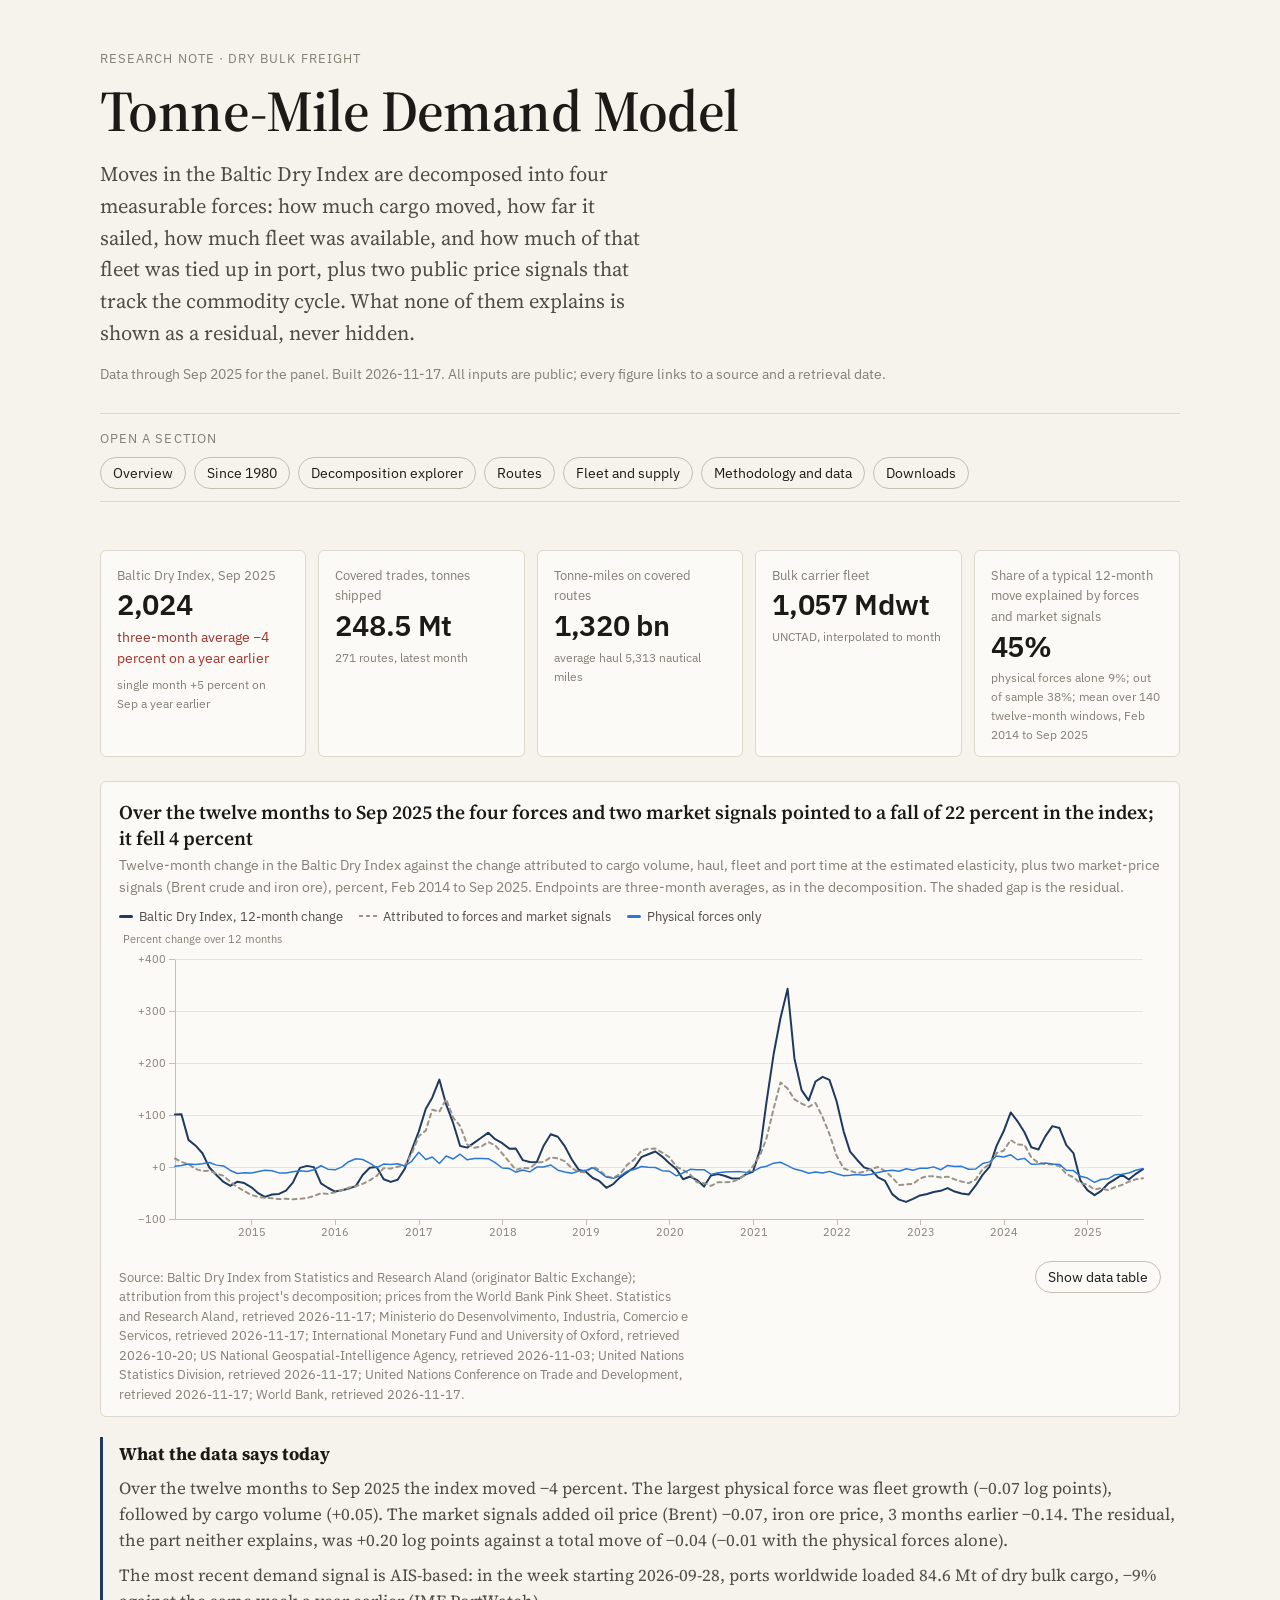
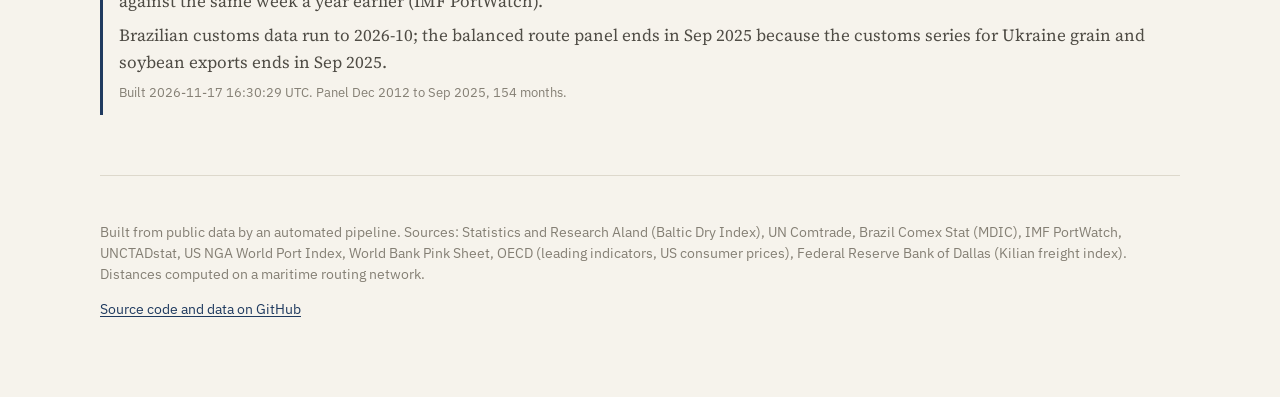
<file: index.html>
<!DOCTYPE html>
<html lang="en">
<head>
<meta charset="utf-8">
<meta name="viewport" content="width=device-width, initial-scale=1">
<title>Tonne-Mile Demand Model</title>
<meta name="description" content="A decomposition of Baltic Dry Index moves into cargo volumes, average haul distance, fleet growth and effective supply, built only from public data.">
<link rel="icon" href="data:image/svg+xml,%3Csvg xmlns='http://www.w3.org/2000/svg' viewBox='0 0 32 32'%3E%3Crect width='32' height='32' rx='4' fill='%231f3a5f'/%3E%3Cpath d='M6 22h20l-3 4H9z' fill='%23f6f1e7'/%3E%3Cpath d='M9 20V11h5v9M16 20V7h4v13' fill='%23f6f1e7'/%3E%3C/svg%3E">
<link rel="preconnect" href="https://fonts.googleapis.com">
<link rel="preconnect" href="https://fonts.gstatic.com" crossorigin>
<link href="https://fonts.googleapis.com/css2?family=Source+Serif+4:ital,opsz,wght@0,8..60,400;0,8..60,600;1,8..60,400&family=IBM+Plex+Sans:wght@400;500;600&display=swap" rel="stylesheet">
<link rel="stylesheet" href="assets/css/styles.css">
</head>
<body>
<a class="skip" href="#views">Skip to the views</a>
<header class="masthead">
  <p class="eyebrow">Research note <span aria-hidden="true">&middot;</span> Dry bulk freight</p>
  <h1>Tonne-Mile Demand Model</h1>
  <p class="thesis">Moves in the Baltic Dry Index are decomposed into four measurable forces: how much cargo moved, how far it sailed, how much fleet was available, and how much of that fleet was tied up in port, plus two public price signals that track the commodity cycle. What none of them explains is shown as a residual, never hidden.</p>
  <p class="meta" id="meta-line">Loading the latest build&hellip;</p>
</header>

<nav class="views" id="views" aria-label="Sections of the note">
  <p class="views-label">Open a section</p>
  <div class="view-buttons" role="tablist">
    <button type="button" role="tab" data-view="overview" aria-selected="false" aria-controls="panel-overview">Overview</button>
    <button type="button" role="tab" data-view="history" aria-selected="false" aria-controls="panel-history" hidden>Since 1980</button>
    <button type="button" role="tab" data-view="decomposition" aria-selected="false" aria-controls="panel-decomposition">Decomposition explorer</button>
    <button type="button" role="tab" data-view="routes" aria-selected="false" aria-controls="panel-routes">Routes</button>
    <button type="button" role="tab" data-view="fleet" aria-selected="false" aria-controls="panel-fleet">Fleet and supply</button>
    <button type="button" role="tab" data-view="methodology" aria-selected="false" aria-controls="panel-methodology">Methodology and data</button>
    <button type="button" role="tab" data-view="downloads" aria-selected="false" aria-controls="panel-downloads">Downloads</button>
  </div>
</nav>

<section class="headline" aria-labelledby="headline-title">
  <h2 id="headline-title" class="visually-hidden">Latest reading</h2>
  <div class="tiles" id="tiles" aria-live="polite"></div>
  <figure class="chart-card" id="chart-headline">
    <figcaption class="chart-head">
      <h3 class="chart-title" data-role="title"></h3>
      <p class="chart-sub" data-role="subtitle"></p>
    </figcaption>
    <div class="chart-body" data-role="plot"></div>
    <div class="chart-foot">
      <p class="source" data-role="source"></p>
      <button type="button" class="table-toggle" data-role="table-toggle" aria-expanded="false">Show data table</button>
    </div>
    <div class="chart-table" data-role="table" hidden></div>
  </figure>
  <div class="today" id="today"></div>
</section>

<main id="panels">
  <section class="panel" id="panel-overview" role="tabpanel" hidden>
    <header class="panel-head"><h2>Overview</h2><p class="lede" id="overview-lede"></p></header>
    <figure class="chart-card" id="chart-levels"></figure>
    <figure class="chart-card" id="chart-rolling"></figure>
    <div class="prose" id="overview-notes"></div>
  </section>

  <section class="panel" id="panel-history" role="tabpanel" hidden>
    <header class="panel-head"><h2>Since 1980</h2><p class="lede" id="history-lede"></p></header>
    <figure class="chart-card" id="chart-long-levels"></figure>
    <figure class="chart-card" id="chart-long-attribution"></figure>
    <div id="history-episodes"></div>
    <figure class="chart-card" id="chart-long-proxy"></figure>
    <figure class="chart-card" id="chart-long-coverage"></figure>
    <div class="prose" id="history-notes"></div>
  </section>

  <section class="panel" id="panel-decomposition" role="tabpanel" hidden>
    <header class="panel-head"><h2>Decomposition explorer</h2><p class="lede">Pick a named episode or any two months. The waterfall shows how much of the change in the index each force accounts for, in log points and as a share of the move.</p></header>
    <div class="controls" id="decomp-controls">
      <label>Episode <select id="episode-select"></select></label>
      <label>From <select id="start-select"></select></label>
      <label>To <select id="end-select"></select></label>
    </div>
    <p class="episode-text" id="episode-text"></p>
    <figure class="chart-card" id="chart-waterfall"></figure>
    <div class="prose" id="decomp-notes"></div>
  </section>

  <section class="panel" id="panel-routes" role="tabpanel" hidden>
    <header class="panel-head"><h2>Routes</h2><p class="lede" id="routes-lede"></p></header>
    <figure class="chart-card map-card" id="chart-map"></figure>
    <figure class="chart-card" id="chart-route-shares"></figure>
    <figure class="chart-card" id="chart-commodity"></figure>
    <figure class="chart-card" id="chart-haul-split"></figure>
    <div class="prose" id="routes-notes"></div>
  </section>

  <section class="panel" id="panel-fleet" role="tabpanel" hidden>
    <header class="panel-head"><h2>Fleet and supply</h2><p class="lede" id="fleet-lede"></p></header>
    <figure class="chart-card" id="chart-fleet"></figure>
    <figure class="chart-card" id="chart-supply"></figure>
    <figure class="chart-card" id="chart-chokepoints"></figure>
    <figure class="chart-card" id="chart-portwatch"></figure>
    <div class="prose" id="fleet-notes"></div>
  </section>

  <section class="panel" id="panel-methodology" role="tabpanel" hidden>
    <header class="panel-head"><h2>Methodology and data</h2><p class="lede">Definitions, the attribution identity, how the elasticity is estimated, what every series is made of, what the checks found, and what the model cannot explain.</p></header>
    <div class="prose" id="method-prose"></div>
    <h3>Data sources</h3>
    <div class="table-wrap" id="sources-table"></div>
    <h3>Validation and reconciliation</h3>
    <div class="table-wrap" id="validation-table"></div>
    <h3>Regression results</h3>
    <div class="table-wrap" id="regression-table"></div>
    <div class="prose" id="limitations-prose"></div>
  </section>

  <section class="panel" id="panel-downloads" role="tabpanel" hidden>
    <header class="panel-head"><h2>Downloads</h2><p class="lede">Every number on this page comes from one of these files. The research note is generated from the same pipeline.</p></header>
    <div class="downloads" id="downloads-list"></div>
  </section>
</main>

<footer class="colophon">
  <p id="colophon-text">Built from public data by an automated pipeline. Sources: Statistics and Research Aland (Baltic Dry Index), UN Comtrade, Brazil Comex Stat (MDIC), IMF PortWatch, UNCTADstat, US NGA World Port Index, World Bank Pink Sheet, OECD (leading indicators, US consumer prices), Federal Reserve Bank of Dallas (Kilian freight index). Distances computed on a maritime routing network.</p>
  <p><a href="https://github.com/nathancouturier/Tonne-Mile-Demand-Model">Source code and data on GitHub</a></p>
</footer>

<script src="assets/vendor/d3.v7.9.0.min.js" defer></script>
<script src="assets/vendor/topojson-client.v3.1.0.min.js" defer></script>
<script src="assets/js/charts.js" defer></script>
<script src="assets/js/app.js" defer></script>
</body>
</html>
</file>
<file: assets/css/styles.css>
:root {
  color-scheme: light;
  --paper: #f6f3ec;
  --surface: #fbfaf7;
  --ink: #1b1a17;
  --ink-2: #4f4c45;
  --muted: #847f74;
  --rule: #ddd8cc;
  --grid: #e8e4da;
  --axis: #c5bfb1;
  --accent: #1f3a5f;
  --accent-ink: #163051;
  --s1: #2a78d6;
  --s2: #eb6834;
  --s3: #1baf7a;
  --s4: #eda100;
  --s5: #e87ba4;
  --s6: #008300;
  --s7: #6250d6;
  --s8: #e34948;
  --neutral: #898781;
  --fitted: #9a9488;
  --good: #006300;
  --bad: #a3312a;
  --serif: "Source Serif 4", Georgia, "Times New Roman", serif;
  --sans: "IBM Plex Sans", system-ui, -apple-system, "Segoe UI", sans-serif;
  --radius: 6px;
  --maxw: 1080px;
}
@media (prefers-color-scheme: dark) {
  :root:not([data-theme="light"]) {
    color-scheme: dark;
    --paper: #15151a;
    --surface: #1d1d22;
    --ink: #f0eee8;
    --ink-2: #c9c5ba;
    --muted: #9a9589;
    --rule: #33323a;
    --grid: #2a2a30;
    --axis: #45444c;
    --accent: #8fb4e3;
    --accent-ink: #b7d0ee;
    --s1: #3987e5;
    --s2: #d95926;
    --s3: #199e70;
    --s4: #c98500;
    --s5: #d55181;
    --s7: #9085e9;
    --s8: #e66767;
    --fitted: #8b877d;
    --good: #0ca30c;
    --bad: #e66767;
  }
}
:root[data-theme="dark"] {
  color-scheme: dark;
  --paper: #15151a;
  --surface: #1d1d22;
  --ink: #f0eee8;
  --ink-2: #c9c5ba;
  --muted: #9a9589;
  --rule: #33323a;
  --grid: #2a2a30;
  --axis: #45444c;
  --accent: #8fb4e3;
  --accent-ink: #b7d0ee;
  --s1: #3987e5;
  --s2: #d95926;
  --s3: #199e70;
  --s4: #c98500;
  --s5: #d55181;
  --s7: #9085e9;
  --s8: #e66767;
  --fitted: #8b877d;
  --good: #0ca30c;
  --bad: #e66767;
}

* { box-sizing: border-box; }
html { font-size: 17px; -webkit-text-size-adjust: 100%; }
body {
  margin: 0;
  background: var(--paper);
  color: var(--ink);
  font-family: var(--serif);
  line-height: 1.55;
  padding: 0 16px 64px;
}
a { color: var(--accent); text-decoration-thickness: 1px; text-underline-offset: 2px; }
a:hover { color: var(--accent-ink); }
.skip { position: absolute; left: -999px; top: 0; }
.skip:focus { left: 16px; top: 8px; background: var(--surface); padding: 8px 12px; z-index: 10; }
.visually-hidden { position: absolute; width: 1px; height: 1px; overflow: hidden; clip: rect(0 0 0 0); white-space: nowrap; }

.masthead, .headline, .views, #panels, .colophon { max-width: var(--maxw); margin: 0 auto; }
.masthead { padding: 48px 0 8px; border-bottom: 1px solid var(--rule); }
.eyebrow { font-family: var(--sans); font-size: 0.78rem; letter-spacing: 0.08em; text-transform: uppercase; color: var(--muted); margin: 0 0 12px; }
h1 { font-size: clamp(2.1rem, 5vw, 3.4rem); line-height: 1.05; margin: 0 0 18px; font-weight: 600; letter-spacing: -0.01em; }
.thesis { font-size: clamp(1.05rem, 1.6vw, 1.3rem); max-width: 54ch; margin: 0 0 14px; color: var(--ink-2); }
.meta { font-family: var(--sans); font-size: 0.82rem; color: var(--muted); margin: 0 0 20px; }

.headline { padding: 28px 0 8px; }
.tiles { display: grid; grid-template-columns: repeat(auto-fit, minmax(160px, 1fr)); gap: 12px; margin-bottom: 24px; }
.tile { background: var(--surface); border: 1px solid var(--rule); border-radius: var(--radius); padding: 14px 16px 12px; font-family: var(--sans); }
.tile .label { font-size: 0.78rem; color: var(--muted); margin: 0 0 4px; }
.tile .value { font-size: 1.7rem; font-weight: 600; line-height: 1.1; margin: 0; letter-spacing: -0.01em; }
.tile .delta { font-size: 0.8rem; margin: 6px 0 0; color: var(--ink-2); }
.tile .delta.up { color: var(--good); }
.tile .delta.down { color: var(--bad); }
.tile .note { font-size: 0.72rem; color: var(--muted); margin: 6px 0 0; }

.chart-card { background: var(--surface); border: 1px solid var(--rule); border-radius: var(--radius); padding: 18px 18px 12px; margin: 0 0 20px; }
.chart-head { margin: 0 0 8px; }
.chart-title { font-size: 1.15rem; line-height: 1.3; margin: 0 0 4px; font-weight: 600; }
.chart-sub { font-family: var(--sans); font-size: 0.82rem; color: var(--muted); margin: 0; }
.chart-body { position: relative; width: 100%; min-height: 240px; font-family: var(--sans); }
.chart-body svg { display: block; width: 100%; height: auto; overflow: visible; }
.chart-foot { display: flex; justify-content: space-between; gap: 12px; align-items: baseline; flex-wrap: wrap; margin-top: 8px; }
.source { font-family: var(--sans); font-size: 0.74rem; color: var(--muted); margin: 0; max-width: 72ch; }
.table-toggle, .controls select, .view-buttons button {
  font-family: var(--sans); font-size: 0.82rem; color: var(--ink); background: transparent;
  border: 1px solid var(--axis); border-radius: 999px; padding: 6px 12px; cursor: pointer;
}
.table-toggle:hover, .view-buttons button:hover { border-color: var(--accent); color: var(--accent-ink); }
.chart-table { margin-top: 10px; overflow: auto; max-height: 360px; border-top: 1px solid var(--rule); }
table { border-collapse: collapse; width: 100%; font-family: var(--sans); font-size: 0.8rem; }
th, td { text-align: left; padding: 6px 8px; border-bottom: 1px solid var(--grid); vertical-align: top; }
th { font-weight: 600; color: var(--ink-2); position: sticky; top: 0; background: var(--surface); }
td.num, th.num { text-align: right; font-variant-numeric: tabular-nums; }
.status-pass { color: var(--good); font-weight: 600; }
.status-warn { color: #9a6700; font-weight: 600; }
.status-fail { color: var(--bad); font-weight: 600; }

.today { background: transparent; border-left: 3px solid var(--accent); padding: 4px 0 4px 16px; margin: 4px 0 28px; }
.today h3 { margin: 0 0 6px; font-size: 1.05rem; }
.today p { margin: 0 0 8px; color: var(--ink-2); }
.today .asof { font-family: var(--sans); font-size: 0.76rem; color: var(--muted); }

/* section buttons: right under the title, and kept at the top of the screen while scrolling */
.views { position: sticky; top: 0; z-index: 20; background: var(--paper); padding: 10px 0 12px; margin-bottom: 20px; border-bottom: 1px solid var(--rule); }
.views-label { font-family: var(--sans); font-size: 0.78rem; color: var(--muted); margin: 4px 0 8px; text-transform: uppercase; letter-spacing: 0.08em; }
.view-buttons { display: flex; flex-wrap: wrap; gap: 8px; }
.panel { scroll-margin-top: 96px; }
.view-buttons button[aria-selected="true"] { background: var(--accent); border-color: var(--accent); color: #fff; }

.panel { padding: 28px 0 8px; }
.panel-head h2 { font-size: 1.7rem; margin: 0 0 8px; font-weight: 600; }
.lede { color: var(--ink-2); max-width: 70ch; margin: 0 0 20px; }
.prose { max-width: 72ch; }
.prose p { margin: 0 0 14px; }
.prose h3, .panel > h3 { font-size: 1.2rem; margin: 28px 0 10px; }
.prose ul { padding-left: 20px; }
.prose li { margin-bottom: 6px; }
.prose .formula { font-family: var(--sans); font-size: 0.9rem; background: var(--surface); border: 1px solid var(--rule); border-radius: var(--radius); padding: 10px 14px; overflow-x: auto; }
.prose dl { display: grid; grid-template-columns: max-content 1fr; gap: 6px 16px; }
.prose dt { font-weight: 600; }
.prose dd { margin: 0; }

.controls { display: flex; gap: 14px; flex-wrap: wrap; align-items: center; font-family: var(--sans); font-size: 0.85rem; margin-bottom: 10px; }
.controls label { display: flex; gap: 8px; align-items: center; min-width: 0; max-width: 100%; }
.controls select { padding: 6px 10px; border-radius: var(--radius); background: var(--surface); max-width: 60vw; }
.episode-text { color: var(--ink-2); max-width: 72ch; margin: 0 0 16px; }

.table-wrap { overflow: auto; background: var(--surface); border: 1px solid var(--rule); border-radius: var(--radius); margin-bottom: 20px; max-height: 480px; }
.table-wrap.full { max-height: none; }
.table-wrap.full td:first-child { min-width: 9.5rem; }
.downloads { display: grid; grid-template-columns: repeat(auto-fill, minmax(260px, 1fr)); gap: 12px; }
.download { background: var(--surface); border: 1px solid var(--rule); border-radius: var(--radius); padding: 12px 14px; font-family: var(--sans); font-size: 0.85rem; }
.download a { font-weight: 600; word-break: break-all; }
.download p { margin: 4px 0 0; color: var(--ink-2); }
.download .size { color: var(--muted); font-size: 0.75rem; }
.download.featured { border-color: var(--accent); }

.colophon { padding: 32px 0 0; border-top: 1px solid var(--rule); margin-top: 24px; font-family: var(--sans); font-size: 0.8rem; color: var(--muted); }

/* chart internals */
.axis path, .axis line { stroke: var(--axis); shape-rendering: crispEdges; }
.axis text { fill: var(--muted); font-family: var(--sans); font-size: 11px; }
.grid line { stroke: var(--grid); shape-rendering: crispEdges; }
.grid path { display: none; }
.axis-label { fill: var(--muted); font-family: var(--sans); font-size: 11px; }
.legend { display: flex; flex-wrap: wrap; gap: 6px 16px; font-family: var(--sans); font-size: 0.78rem; color: var(--ink-2); margin: 2px 0 6px; }
.legend .key { display: inline-flex; align-items: center; gap: 6px; }
.legend .swatch { width: 14px; height: 3px; border-radius: 2px; display: inline-block; }
.legend .swatch.rect { height: 10px; border-radius: 2px; }
.legend .swatch.dashed { width: 18px; height: 2px; border-radius: 0; background: repeating-linear-gradient(90deg, currentColor 0 4px, transparent 4px 7px) !important; }
.tooltip { position: absolute; pointer-events: none; background: var(--surface); color: var(--ink); border: 1px solid var(--rule); border-radius: var(--radius); padding: 8px 10px; font-family: var(--sans); font-size: 0.78rem; box-shadow: 0 4px 16px rgba(0,0,0,0.08); min-width: 150px; z-index: 5; }
.tooltip .tt-head { color: var(--muted); margin-bottom: 4px; }
.tooltip .tt-row { display: flex; justify-content: space-between; gap: 14px; }
.tooltip .tt-row .tt-val { font-weight: 600; font-variant-numeric: tabular-nums; }
.tooltip .tt-key { display: inline-block; width: 12px; height: 3px; border-radius: 2px; margin-right: 6px; vertical-align: middle; }
.crosshair { stroke: var(--axis); stroke-width: 1; }
.annotation { fill: var(--muted); font-family: var(--sans); font-size: 11px; }
.map-card .chart-body { min-height: 320px; }
.map-land { fill: var(--grid); stroke: none; }
.map-border { fill: none; stroke: var(--surface); stroke-width: 0.5; }
.map-graticule { fill: none; stroke: var(--rule); stroke-width: 0.4; }
.map-route { fill: none; stroke-linecap: round; opacity: 0.85; cursor: pointer; }
.map-route:hover { opacity: 1; }
.map-port { fill: var(--surface); stroke: var(--ink-2); stroke-width: 1; }
.map-legend { font-family: var(--sans); font-size: 0.78rem; color: var(--ink-2); display: flex; gap: 16px; flex-wrap: wrap; margin-top: 6px; }
.empty-note { font-family: var(--sans); color: var(--muted); font-size: 0.85rem; padding: 24px 0; }

@media (max-width: 640px) {
  html { font-size: 16px; }
  .masthead { padding-top: 28px; }
  .chart-card { padding: 14px 12px 10px; }
  .tile .value { font-size: 1.45rem; }
  .controls label { width: 100%; }
  .controls select { max-width: none; min-width: 0; flex: 1 1 auto; width: 100%; }
  .prose dl { grid-template-columns: 1fr; }
  /* one scrollable row of buttons on phones so the sticky bar stays short */
  .views-label { display: none; }
  .view-buttons { flex-wrap: nowrap; overflow-x: auto; scrollbar-width: none; -webkit-overflow-scrolling: touch; padding-bottom: 2px; }
  .view-buttons::-webkit-scrollbar { display: none; }
  .view-buttons button { flex: 0 0 auto; }
  .panel { scroll-margin-top: 64px; }
  .map-card .chart-body { min-height: 0; }
}
</file>
